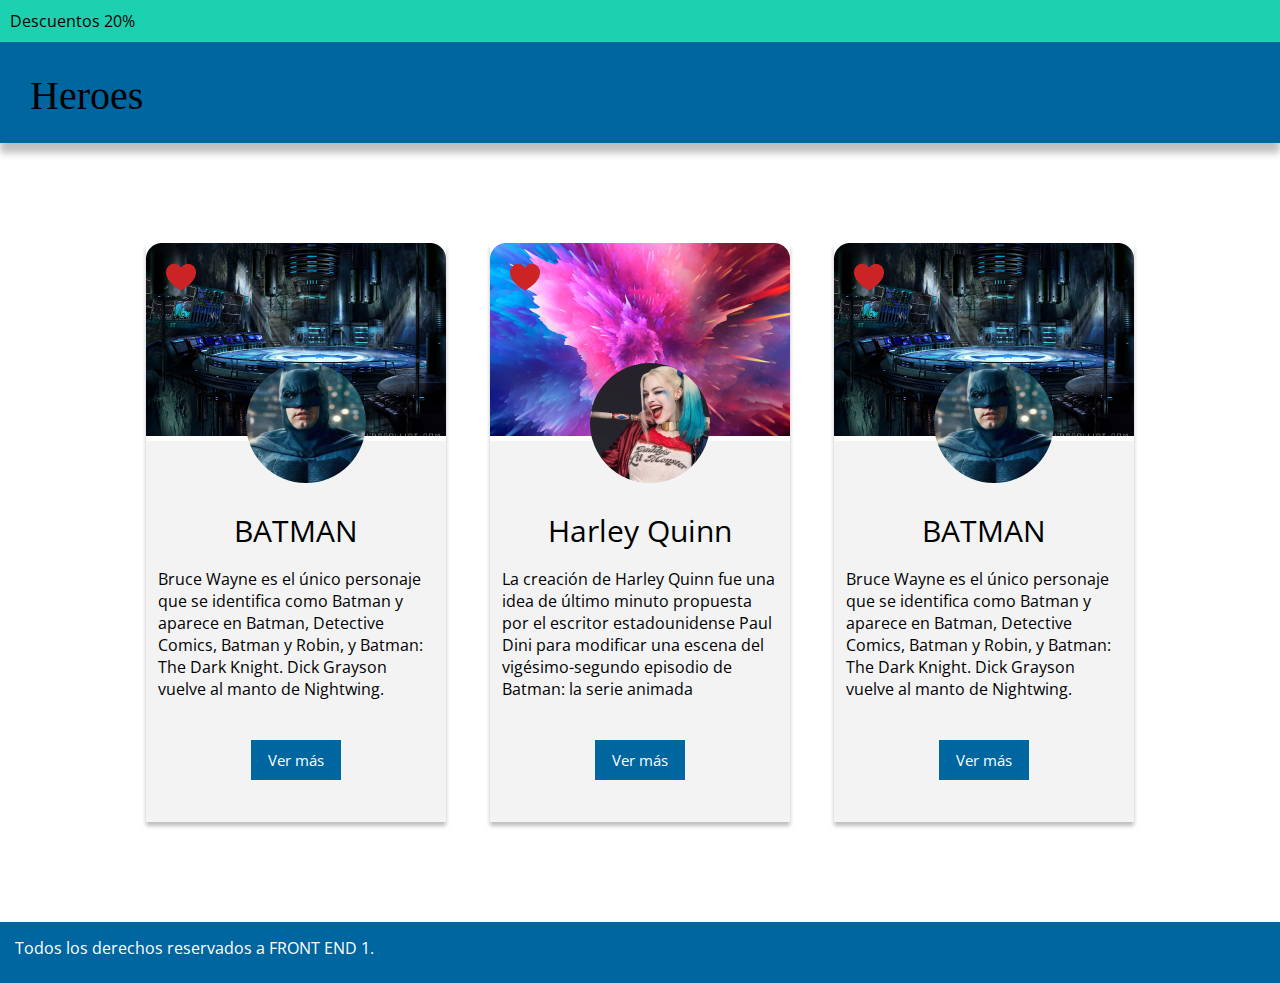
<file: Clase 10/index.html>
<!DOCTYPE html>
<html lang="en">
<head>
    <meta charset="UTF-8">
    <meta http-equiv="X-UA-Compatible" content="IE=edge">
    <meta name="viewport" content="width=device-width, initial-scale=1.0">
    <title>Clase 10</title>
    <link href="css/style.css" rel="stylesheet" type="text/css">
</head>
<body>

    <div class="header-line">
        Descuentos 20%
    </div>

    <div class="title-box">

        <h1>Heroes</h1>


    </div>

       
    <div class="main-body">

        <div class="container">

            <!-- Item #1 -->

            <div class="item">
                
                <div class="item-bg"><img src="img/batman-bg.png" alt=""></div>
                
                <div class="item-content">
                    <h2>BATMAN</h2>
                    <p>Bruce Wayne es el único personaje que se identifica como Batman y aparece en Batman, Detective Comics, Batman y Robin, y Batman: The Dark Knight. Dick Grayson vuelve al manto de Nightwing.</p>
                    <div class="button">Ver más</div>
                </div>
                <img class="item-profileimg" src="img/batman.png" alt="">
                <img class="item-like" src="img/like.png" alt="">
            </div>

            <!-- Item #2 -->

            <div class="item">
                
                <div class="item-bg"><img src="img/hq-bg.png" alt=""></div>
                
                <div class="item-content">
                    <h2>Harley Quinn</h2>
                    <p>La creación de Harley Quinn fue una idea de último minuto propuesta por el escritor estadounidense Paul Dini para modificar una escena del vigésimo-segundo episodio de Batman: la serie animada</p>
                    <div class="button">Ver más</div>
                </div>
                <img class="item-profileimg" src="img/liga-justicia-batman-kO4H--1024x512@abc 1 (1).png" alt="">
                <img class="item-like" src="img/like.png" alt="">
            </div>

            <!-- Item #3 -->

            <div class="item">
    
                <div class="item-bg"><img src="img/batman-bg.png" alt=""></div>
                
                <div class="item-content">
                    <h2>BATMAN</h2>
                    <p>Bruce Wayne es el único personaje que se identifica como Batman y aparece en Batman, Detective Comics, Batman y Robin, y Batman: The Dark Knight. Dick Grayson vuelve al manto de Nightwing.</p>
                    <div class="button">Ver más</div>
                </div>
                <img class="item-profileimg" src="img/batman.png" alt="">
                <img class="item-like" src="img/like.png" alt="">
            </div>

        </div>



    </div>

        


    </div>

    <div class="footer-line">

        <p>Todos los derechos reservados a FRONT END 1.</p>

    </div>
    
</body>
</html>
</file>
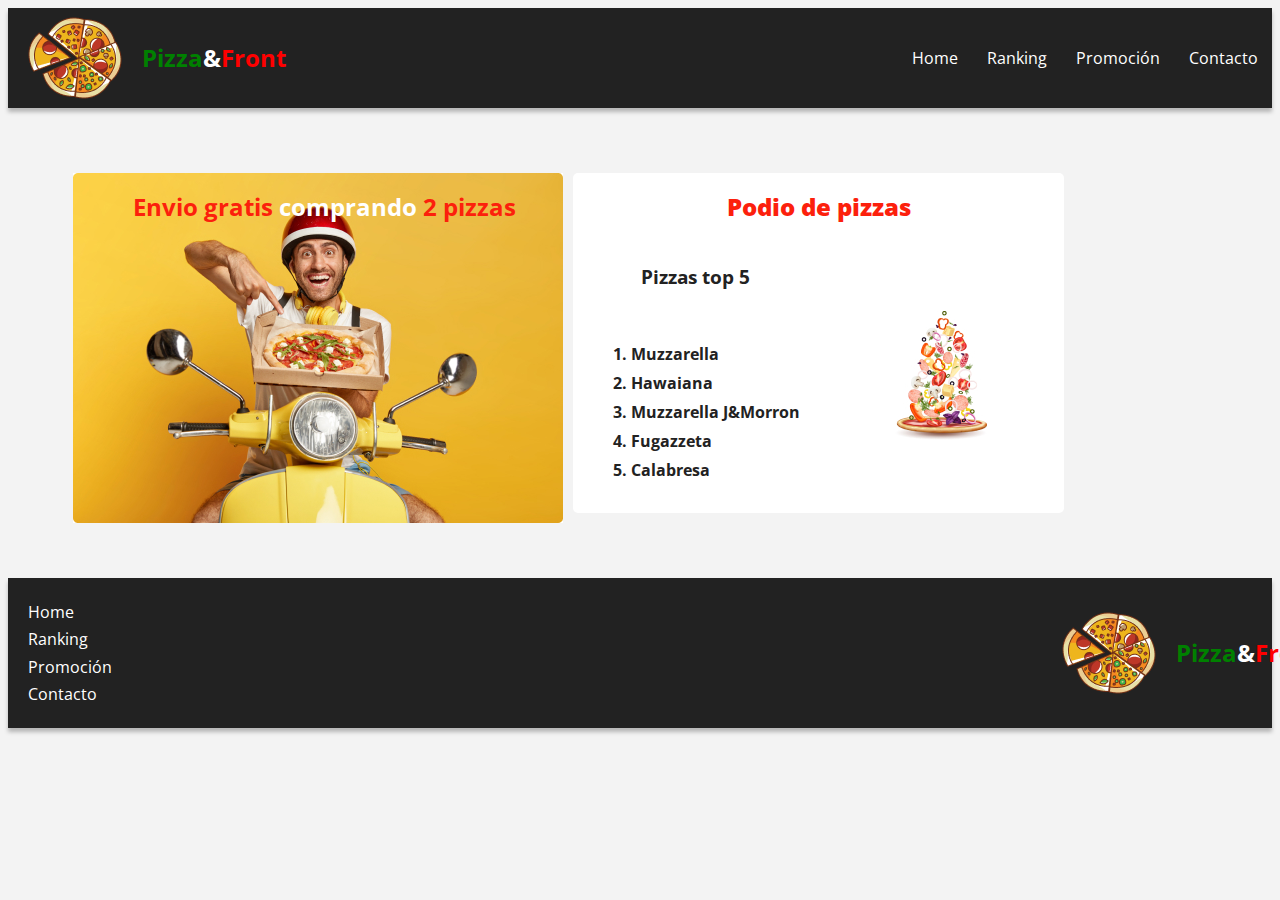
<file: Clase 11/index.html>
<!DOCTYPE html>
<html lang="en">
<head>
    <meta charset="UTF-8">
    <meta http-equiv="X-UA-Compatible" content="IE=edge">
    <meta name="viewport" content="width=device-width, initial-scale=1.0">
    <title>Pizzeria</title>
    <link href="css/style.css" rel="stylesheet" type="text/css">
    
</head>
<body>
    
    <main>
        
        
        <div class="main-head">
            <div class="main-title">
                <img src="img/VectorPizza.png" alt="" width="94px" class="pizza">
                <h1><span class="hgreen">Pizza</span><span class="hwhite">&</span>Front</h1>
            </div>
            <div class="navigation1">
                <a href="">Home</a>
                <a href="">Ranking</a>
                <a href="">Promoción</a>
                <a href="">Contacto</a>
            </div>


        </div>

        <div class="container">

            <div class="column1">
                <div class="title-column1"><h2>Envio gratis <span class="hwhite">comprando</span> 2 pizzas</h2></div>
                <div>
                    <img src="img/delivery.jpg" alt="">
                </div>


            </div>

            <div class="column2">

                <div class="column2-title">
                    <h2>Podio de pizzas</h2>

                </div>

                <div class="column2-content">
                    <div class="column2-content-left">
                        <h3>Pizzas top 5</h3>
                        <ol>
                            <li>Muzzarella</li>
                            <li>Hawaiana</li>
                            <li>Muzzarella J&Morron</li>
                            <li>Fugazzeta</li>
                            <li>Calabresa</li>
                        </ol>
                    </div>
                    <div class="column2-content-right">
                        <img src="img/PizzaFalling.jpg" alt="">
                    </div>

                </div>

            </div>


        </div>

        <div class="main-footer">
            <div class="navigation2">
                <a href="">Home</a>
                <a href="">Ranking</a>
                <a href="">Promoción</a>
                <a href="">Contacto</a>
            </div>

            <div class="main-title2">
                <img src="img/VectorPizza.png" alt="" width="94px" class="pizza">
                <h1><span class="hgreen">Pizza</span><span class="hwhite">&</span>Front</h1>
            </div>

        </div>





        



    </main>


</body>
</html>
</file>
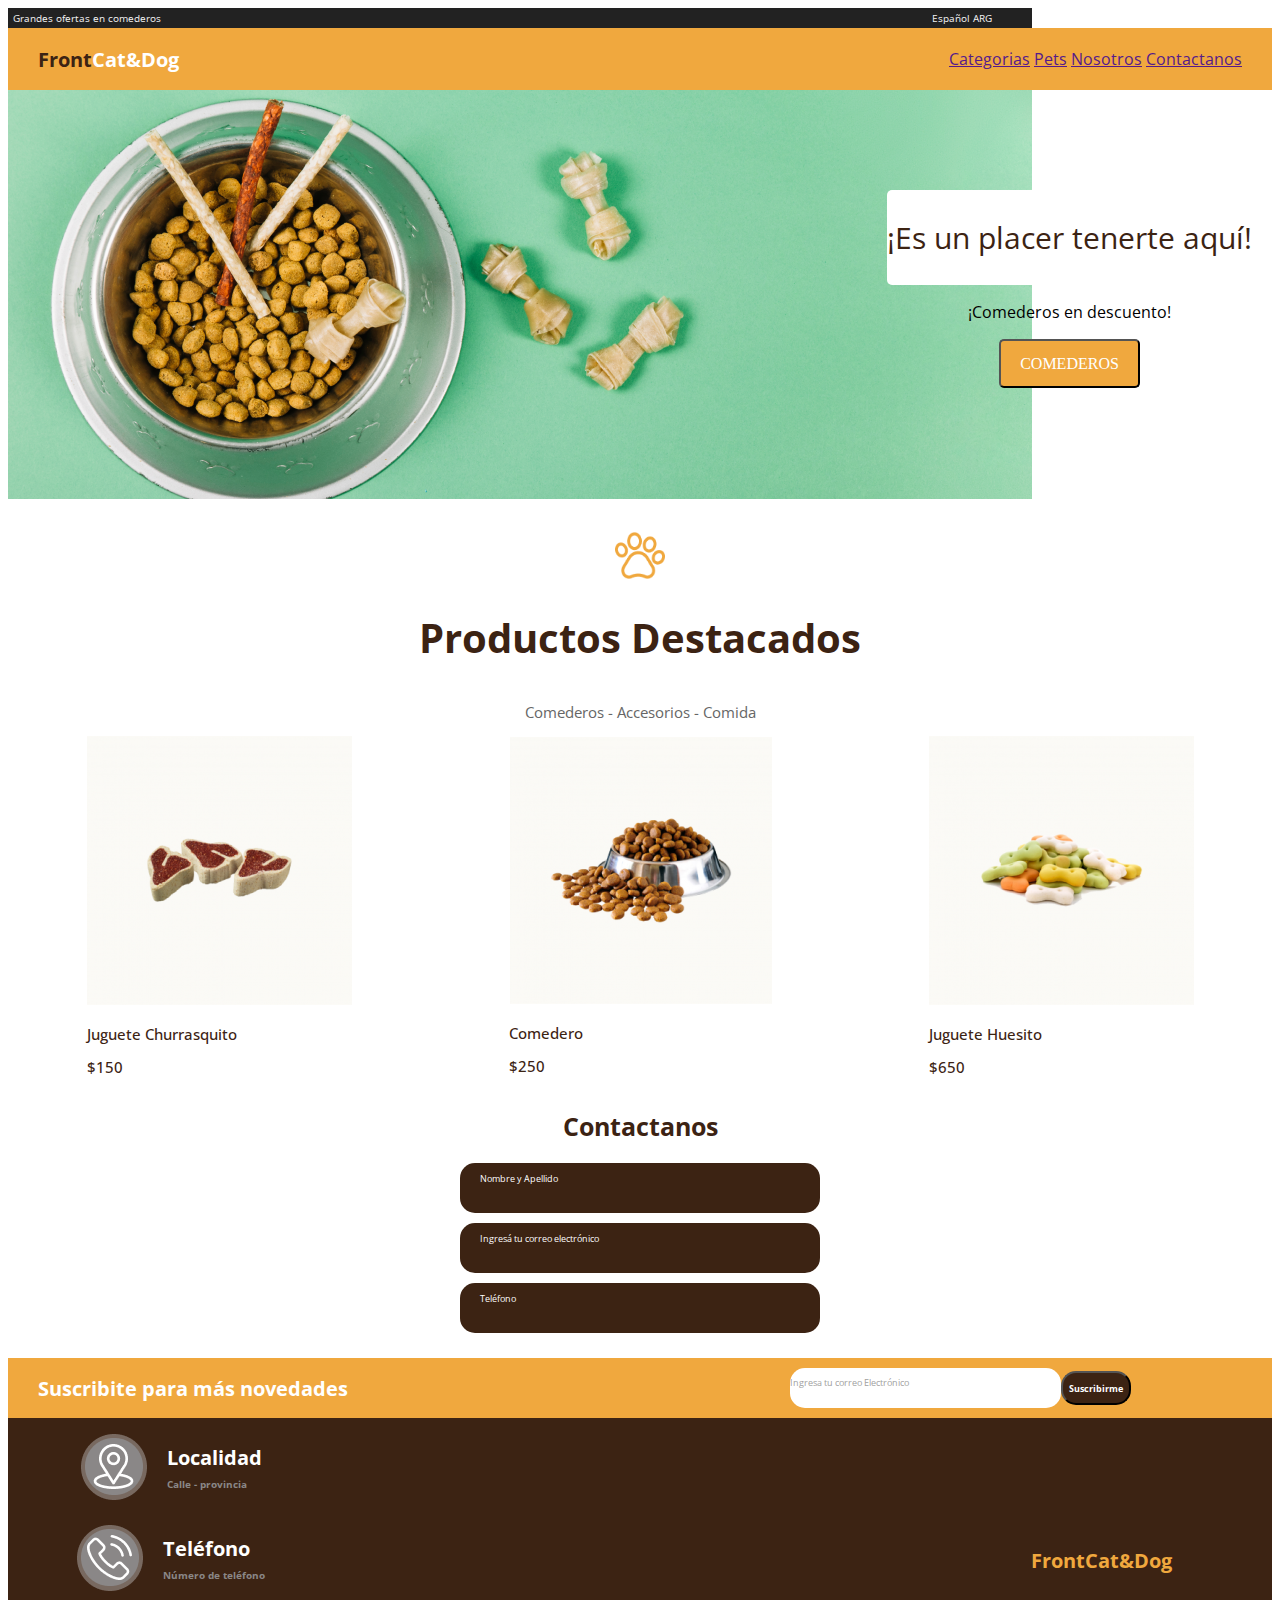
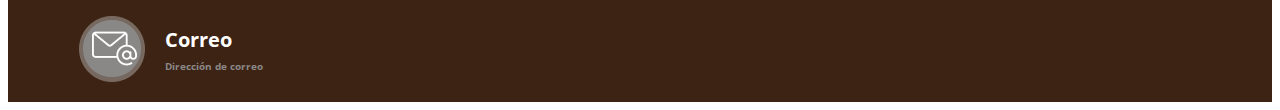
<file: Clase 12/index.html>
<!DOCTYPE html>
<html lang="en">
<head>
    <meta charset="UTF-8">
    <meta http-equiv="X-UA-Compatible" content="IE=edge">
    <meta name="viewport" content="width=device-width, initial-scale=1.0">
    <link href="css/style.css" rel="stylesheet" type="text/css">
    <title>PetShop</title>
</head>
<header>
    <div class="ofertas"><p>Grandes ofertas en comederos</p></div>
    <div class="moneda"><p>Español     ARG</p></div>
</header>
<nav>
    <div class="logo">
        <h1><span class="h1black">Front</span>Cat&Dog</h1>
    </div>
    <div class="links">
        <a href="">Categorias</a>
        <a href="">Pets</a>
        <a href="">Nosotros</a>
        <a href="">Contactanos</a>
    </div>
</nav>


<!-- Inicio del body -->

<body>

    
    <div class="slidercontainer">
        <div class="sliderimg">
        </div>
        <div class="txtimg">
            <div class="highlighttxt">
                <p>¡Es un placer tenerte aquí! </p>
            </div>
            <p>¡Comederos en descuento!</p>
            <button>COMEDEROS</button>
        </div>
    </div>



    <div class="navbody">
        <div class="navbody-img"><img src="img/pawprint.png" alt=""></div>
        <div class="navbodyh1"><h1>Productos Destacados</h1></div>
        <div>
            <p>Comederos - Accesorios - Comida</p>
        </div>
    </div>

    <!-- Inicio de items -->

    <div class="container">

        <div class="item">
            <div class="item-img"><img src="img/churrasquito.png" alt=""></div>
            <div class="item-info">
                <p>Juguete Churrasquito</p>
                <span style="price">$150</span>
            </div>
        </div>

        <div class="item">
            <div class="item-img"><img src="img/comedero.png" alt=""></div>
            <div class="item-info">
                <p>Comedero</p>
                <span style="price">$250</span>

            </div>
        </div>

        <div class="item">
            <div class="item-img"><img src="img/huesito.png" alt=""></div>
            <div class="item-info">
                <p>Juguete Huesito</p>
                <span style="price">$650</span>
            </div>
        </div>
    </div>
    
    <div class="contactanos">

        <h1>Contactanos</h1>

        <div class="surveybox">Nombre y Apellido</div>
        <div class="surveybox">Ingresá tu correo electrónico</div>
        <div class="surveybox">Teléfono</div>

    </div>
    
</body>

<footer>
    <div class="newsletter">
        <div class="suscribite"><p>Suscribite para más novedades</p></div>
        <div class="correo">
            <div class="ing-correo"><p>Ingresa tu correo Electrónico</p></div>
            <button>Suscribirme</button>
        </div>
    </div>


    <div class="datos">
        <div class="izquierda">

            <div class="item-contacto">
                <div class="img-datos"><img src="img/icono1.png" alt=""></div>
                <div class="item-datos">
                    <p>Localidad</p>
                    <span class="descrip">Calle - provincia</span>
                </div>
            </div>

            <div class="item-contacto">
                <div class="img-datos"><img src="img/icono2.png" alt=""></div>
                <div class="item-datos">
                    <p>Teléfono</p>
                    <span class="descrip">Número de teléfono</span>
                </div>
            </div>

            <div class="item-contacto">
                <div class="img-datos"><img src="img/icono3.png" alt=""></div>
                <div class="item-datos">
                    <p>Correo</p>
                    <span class="descrip">Dirección de correo</span>
                </div>
            </div>



        </div>
        <div class="derecha"> <span class="front">Front</span>Cat&Dog</div>        
    </div>

</footer>




</html>
</file>
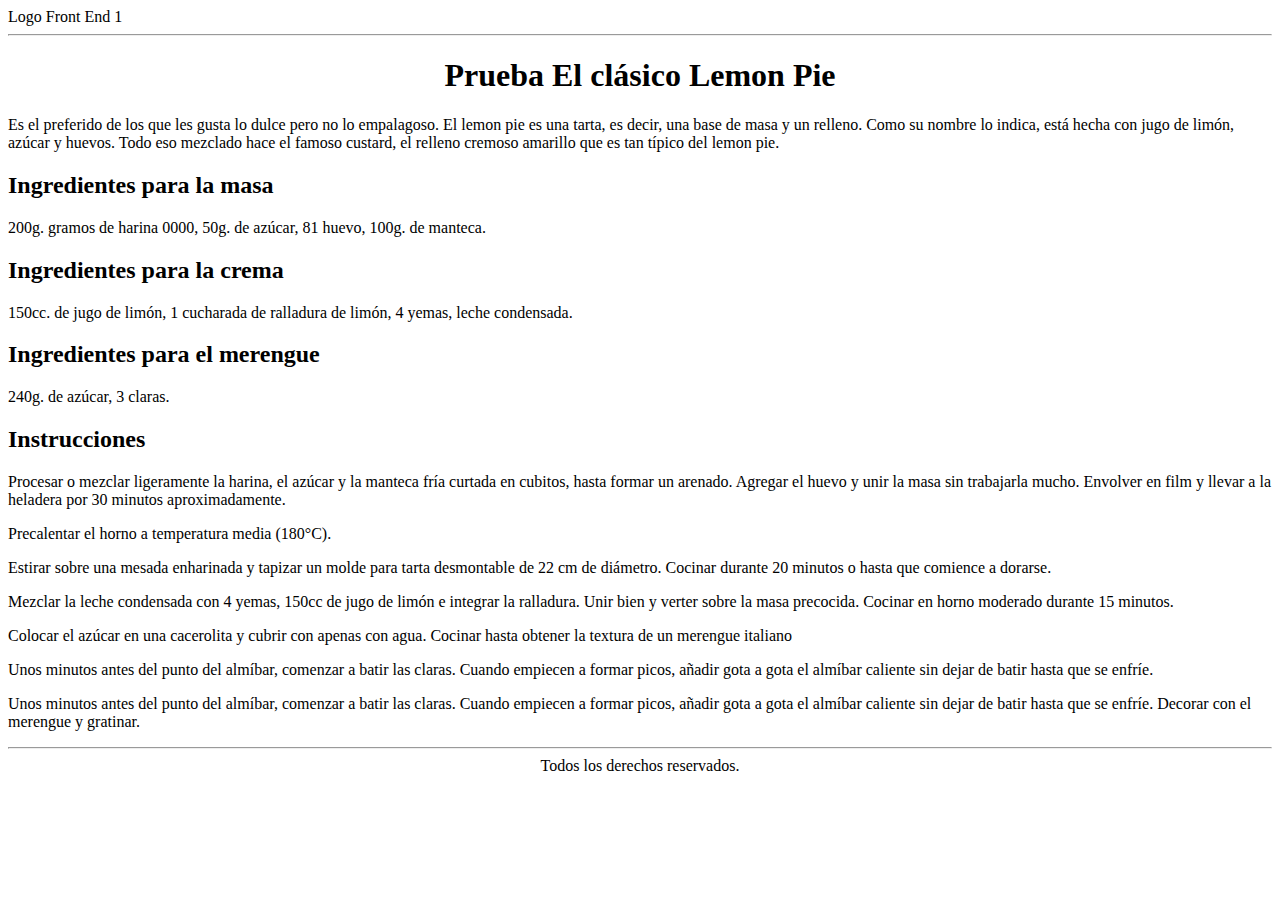
<file: Clase 3/index.html>
<!DOCTYPE html>
<html>

<head>
    <title>Receta de cocina</title>
</head>
<header>Logo Front End 1
    <hr>
</header>

<body>
    <article>
    <h1 style="text-align: center;">Prueba El clásico Lemon Pie</h1>
    <p>Es el preferido de los que les gusta lo dulce pero no lo empalagoso. El lemon pie es una tarta, es decir, una
        base de masa y un relleno. Como su nombre lo indica, está hecha con jugo de limón, azúcar y huevos. Todo eso
        mezclado hace el famoso custard, el relleno cremoso amarillo que es tan típico del lemon pie.</p>
    <h2>Ingredientes para la masa</h2>
    <p>200g. gramos de harina 0000, 50g. de azúcar, 81 huevo, 100g. de manteca.</p>
    <h2>Ingredientes para la crema</h2>
    <p>150cc. de jugo de limón, 1 cucharada de ralladura de limón, 4 yemas, leche condensada.</p>
    <h2>Ingredientes para el merengue</h2>
    <p>240g. de azúcar, 3 claras.</p>
    <h2>Instrucciones</h2>
    <p>Procesar o mezclar ligeramente la harina, el azúcar y la manteca fría curtada en cubitos, hasta formar un
        arenado. Agregar el huevo y unir la masa sin trabajarla mucho. Envolver en film y llevar a la heladera por 30
        minutos aproximadamente.</p>
    <p>Precalentar el horno a temperatura media (180°C).</p>
    <p>Estirar sobre una mesada enharinada y tapizar un molde para tarta desmontable de 22 cm de diámetro. Cocinar durante 20 minutos o hasta que comience a dorarse.</p>
    <p>Mezclar la leche condensada con 4 yemas, 150cc de jugo de limón e integrar la ralladura. Unir bien y verter sobre la masa precocida. Cocinar en horno moderado durante 15 minutos.</p>
    <p>Colocar el azúcar en una cacerolita y cubrir con apenas con agua. Cocinar hasta obtener la textura de un merengue italiano</p>
    <p>Unos minutos antes del punto del almíbar, comenzar a batir las claras. Cuando empiecen a formar picos, añadir gota a gota el almíbar caliente sin dejar de batir hasta que se enfríe.</p>
    <p>Unos minutos antes del punto del almíbar, comenzar a batir las claras. Cuando empiecen a formar picos, añadir gota a gota el almíbar caliente sin dejar de batir hasta que se enfríe.
        Decorar con el merengue y gratinar.</p>
    </article>
    <footer style="text-align: center;">
        <hr>
        Todos los derechos reservados.
    </footer>


</body>

</html>
</file>
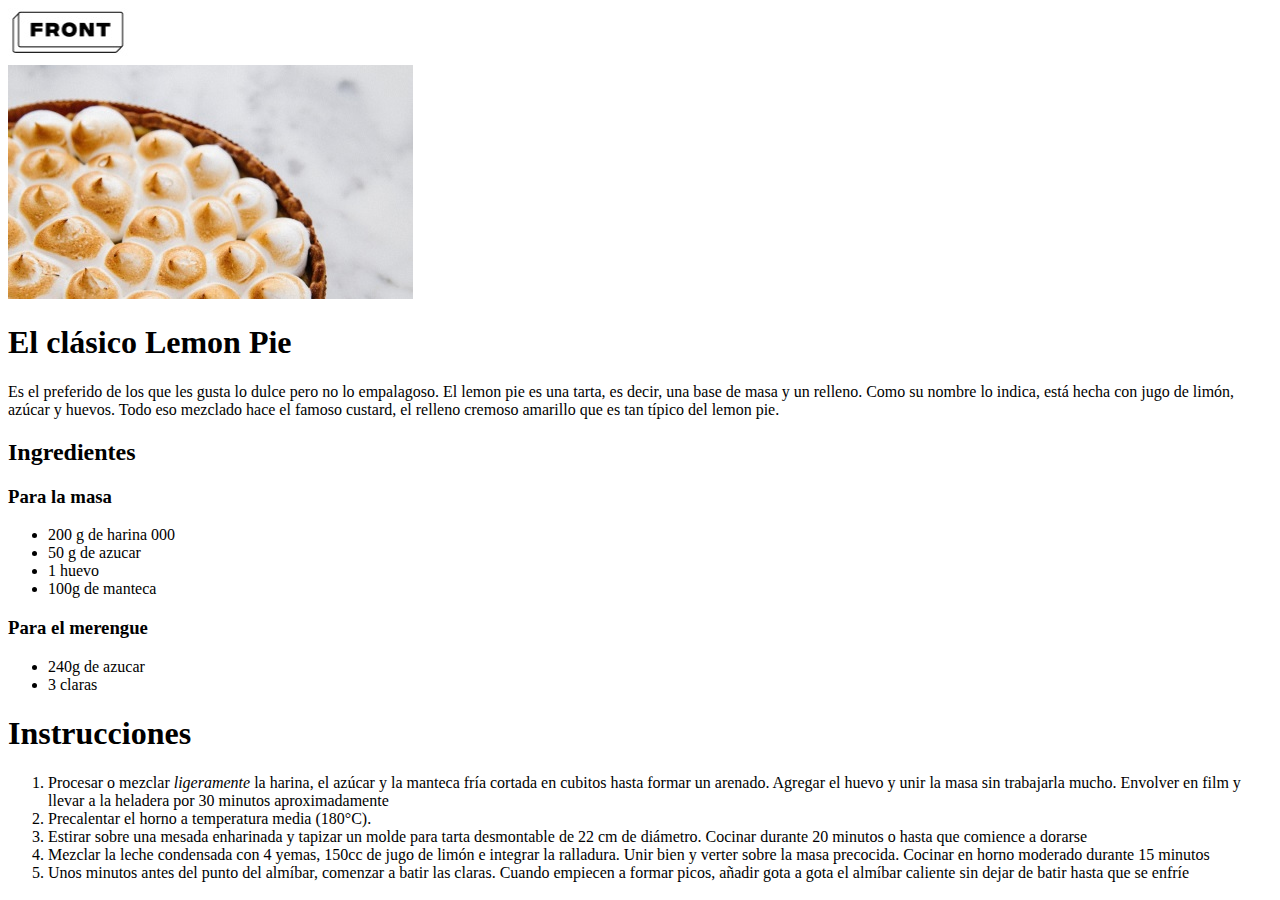
<file: Clase 4/index.html>
<!DOCTYPE html>
<html lang="en">
<head>
    <meta charset="UTF-8">
    <meta http-equiv="X-UA-Compatible" content="IE=edge">
    <meta name="viewport" content="width=device-width, initial-scale=1.0">
    <title>Document</title>
    
</head>
<header><img src="img/Front.jpg" alt=""></header>
<main>
    <body>
        <img src="img/LemonPie.jpg" alt="LemonPie">
        <h1>El clásico Lemon Pie</h1>
        <p>Es el preferido de los que les gusta lo dulce pero no lo empalagoso. El lemon pie es una tarta, es decir, una base de masa y un relleno. Como su nombre lo indica, está hecha con jugo de limón, azúcar y huevos. Todo eso mezclado hace el famoso custard, el relleno cremoso amarillo que es tan típico del lemon pie.</p>
        <h2>Ingredientes</h2>
        <h3>Para la masa</h3>
        <ul>
            <li>200 g de harina 000</li>
            <li>50 g de azucar</li>
            <li>1 huevo</li>
            <li>100g de manteca</li>
        </ul>
        <h3>Para el merengue</h3>
        <ul>
            <li>240g de azucar</li>
            <li>3 claras</li>
        </ul>
        <h1>Instrucciones</h1>
        <ol>
            <li>Procesar o mezclar <i>ligeramente</i> la harina, el azúcar y la manteca fría cortada en cubitos hasta formar un arenado. Agregar el huevo y unir la masa sin trabajarla mucho. Envolver en film y llevar a la heladera por 30 minutos aproximadamente</li>
            <li>Precalentar el horno a temperatura media (180°C).</li>
            <li>Estirar sobre una mesada enharinada y tapizar un molde para tarta desmontable de 22 cm de diámetro. Cocinar durante 20 minutos o hasta que comience a dorarse</li>
            <li>Mezclar la leche condensada con 4 yemas, 150cc de jugo de limón e integrar la ralladura. Unir bien y verter sobre la masa precocida. Cocinar en horno moderado durante 15 minutos</li>
            <li>Unos minutos antes del punto del almíbar, comenzar a batir las claras. Cuando empiecen a formar picos, añadir gota a gota el almíbar caliente sin dejar de batir hasta que se enfríe</li>
        </ol>
    
    </body>

</main>

</html>
</file>
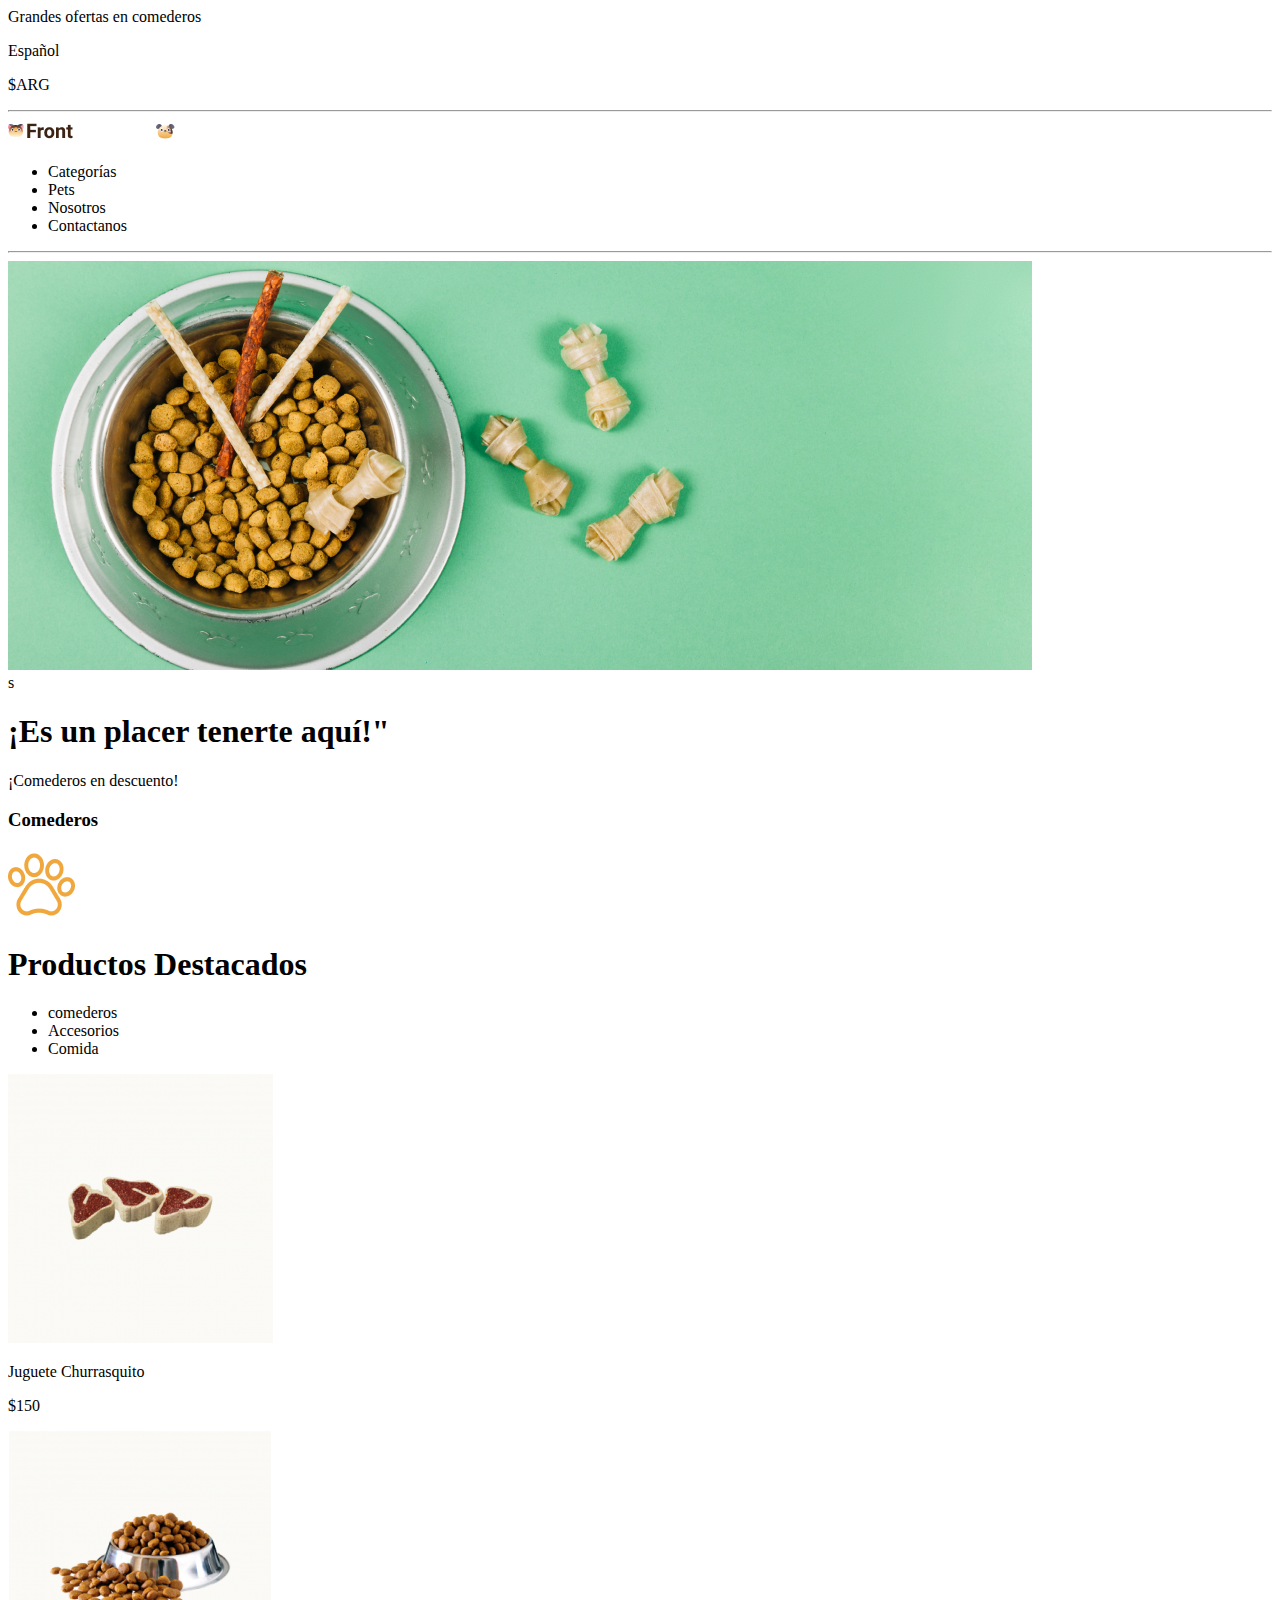
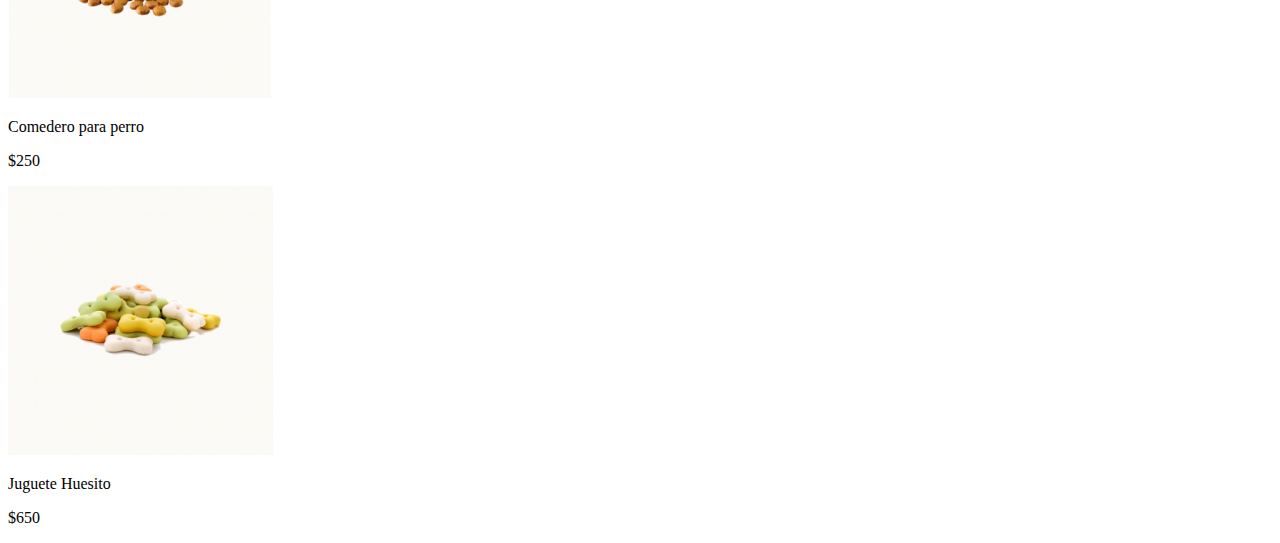
<file: Clase 5/index.html>
<!DOCTYPE html>
<html lang="en">
<head>
    <meta charset="UTF-8">
    <meta http-equiv="X-UA-Compatible" content="IE=edge">
    <meta name="viewport" content="width=device-width, initial-scale=1.0">
    <title>Document</title>
</head>
<body>
    <header> Grandes ofertas en comederos <p>Español</p><p>$ARG</p>
        <hr>
        <img src="img/logo.png" alt="Logo">
        <nav>
        <ul>
            <li>Categorías</li>
            <li>Pets</li>
            <li>Nosotros</li>
            <li>Contactanos</li>
        </ul>
        </nav>
        <hr>
    </header>

    <main>
        <img src="img/bowl-and-pet-daities-on-green-background 1.png" alt="Banner">
        <section>s
            <h1>¡Es un placer tenerte aquí!"</h1>
            <article>¡Comederos en descuento!</article>
            <h3>Comederos</h3>
        </section>
        <section>
            <img src="img/patita-perro.png" alt="Patita de perro">
            <h1>Productos Destacados</h1>
            <nav>
                <ul>
                    <li>comederos</li>
                    <li>Accesorios</li>
                    <li>Comida</li>
                </ul>
            </nav>     
        </section>
        <section>
            <article>
                <img src="img/juguete-churrasquito.png" alt="juguete-churrasquito">
                <p>Juguete Churrasquito</p><p>$150</p>
            </article>
            <article>
                <img src="img/comedero.png" alt="comedero">
                <p>Comedero para perro</p><p>$250</p>
            </article>
            <article>
                <img src="img/juguete-huesito.png" alt="juguete-huesito">
                <p>Juguete Huesito</p><p>$650</p>
            </article>
        </section>
    </main>
    <footer>
        
    </footer>
</body>
</html>
</file>
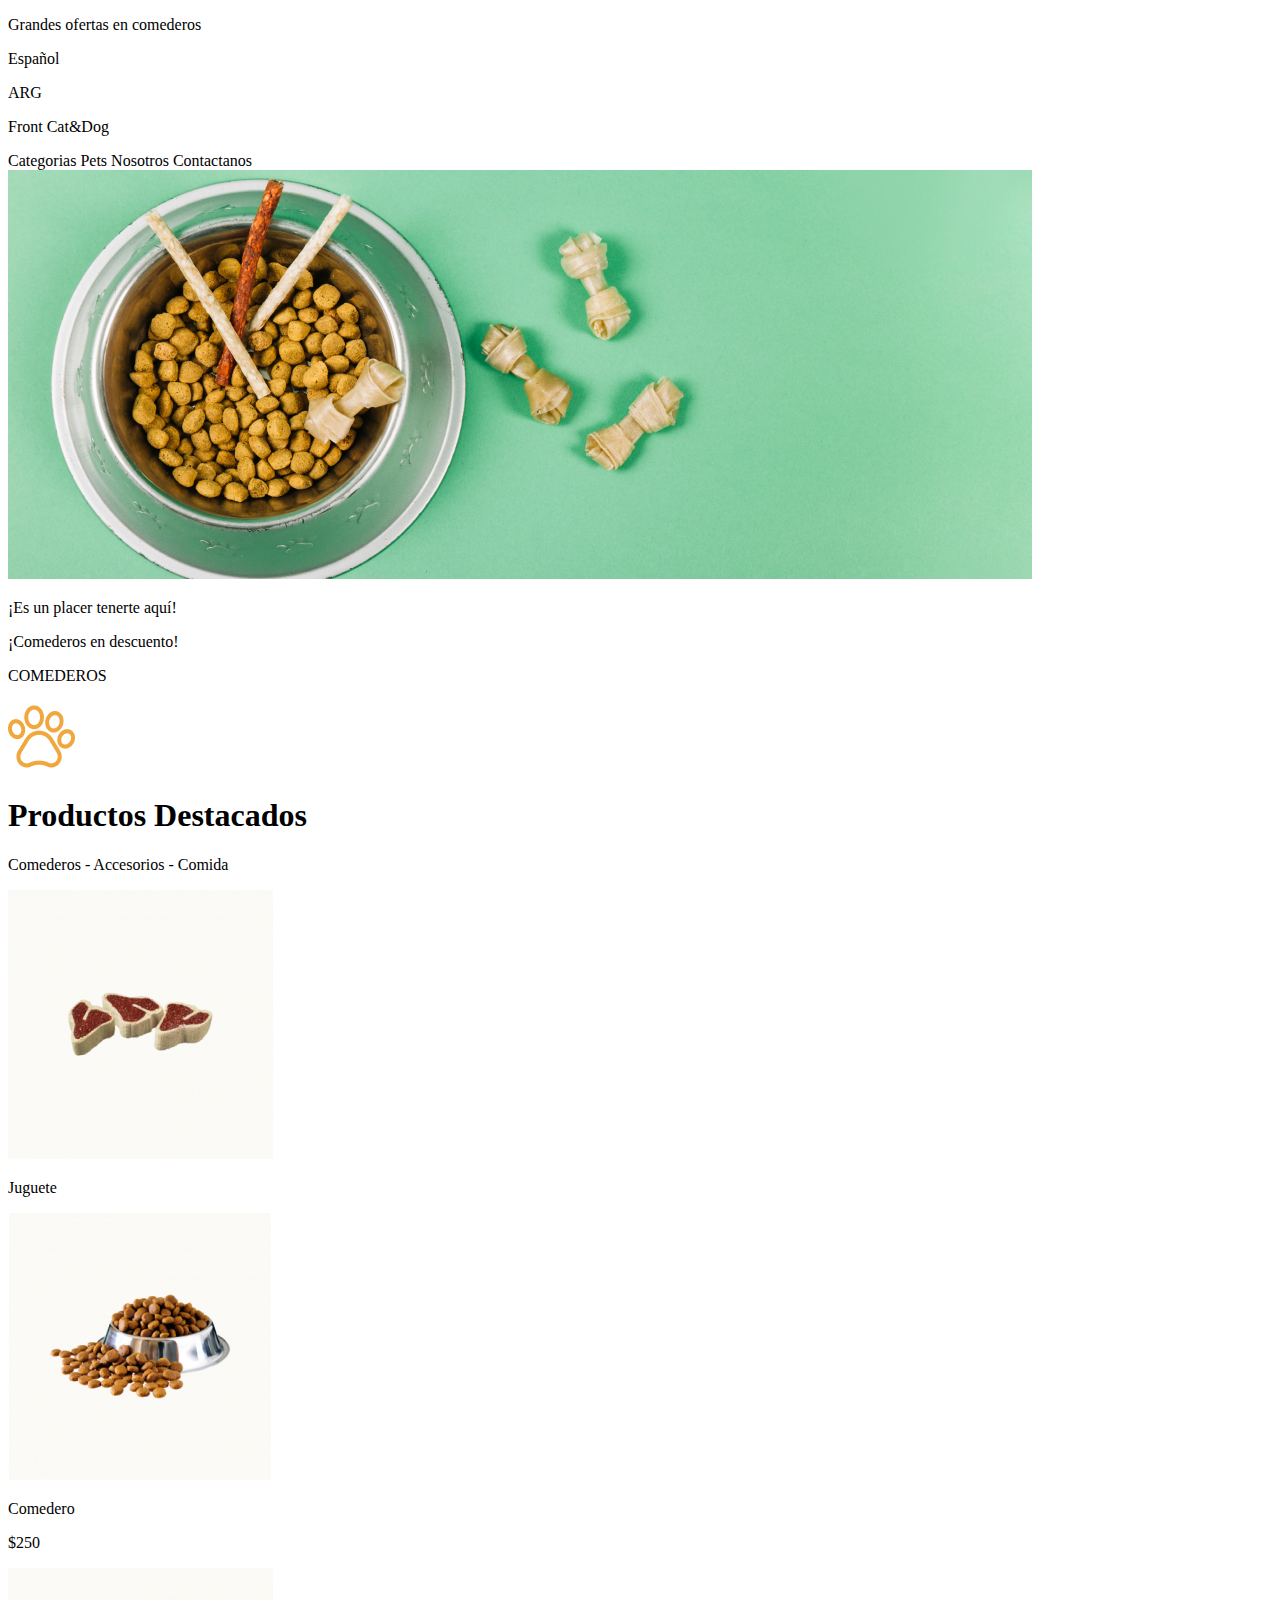
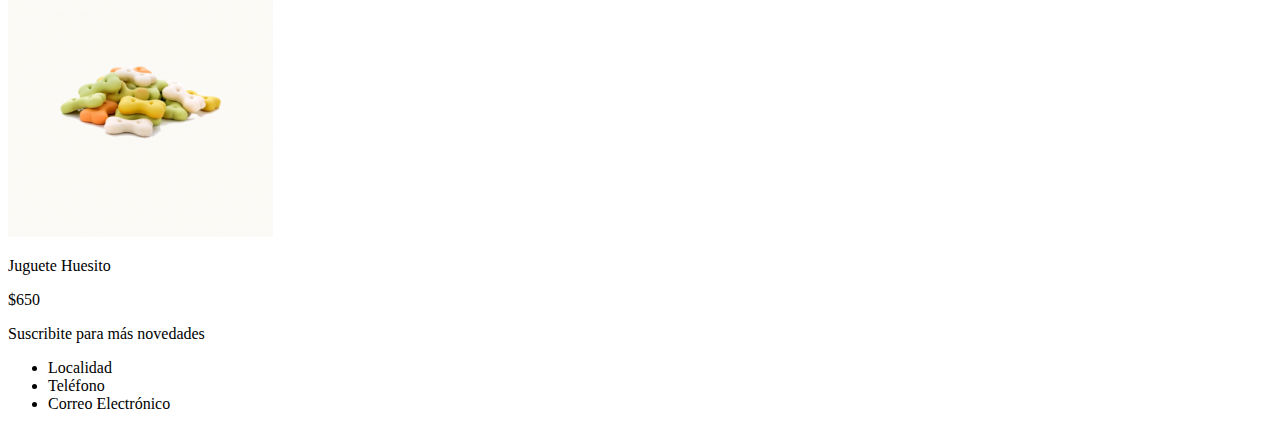
<file: Clase 6/index.html>
<!DOCTYPE html>
<html lang="en">
<head>
    <meta charset="UTF-8">
    <meta http-equiv="X-UA-Compatible" content="IE=edge">
    <meta name="viewport" content="width=device-width, initial-scale=1.0">
    <title>Document</title>
</head>
<header>
    <p>Grandes ofertas en comederos</p>
    <p>Español</p>
    <p>ARG</p>
    <p>Front Cat&Dog</p>
<nav>Categorias Pets Nosotros Contactanos</nav>
</header>
<body>
    <img src="img/bowl.png" alt="Slider">
    <p>¡Es un placer tenerte aquí! </p>
    <p>¡Comederos en descuento!</p>
    <p>COMEDEROS</p>



    <img src="img/pawprint.png" alt="">
    <h1>Productos Destacados</h1>
    <p>Comederos - Accesorios - Comida</p>
    <img src="img/churrasquito.png" alt="">
    <p>Juguete</p>
    <img src="img/comedero.png" alt="">
    <p>Comedero</p>
    <p>$250</p>
    <img src="img/huesito.png" alt="">
    <p>Juguete Huesito</p>
    <p>$650</p>


    
</body>
<footer>
    <p>Suscribite para más novedades</p>
    <ul>
        <li>Localidad</li>
        <li>Teléfono</li>
        <li>Correo Electrónico</li>
    </ul>

</footer>
</html>
</file>
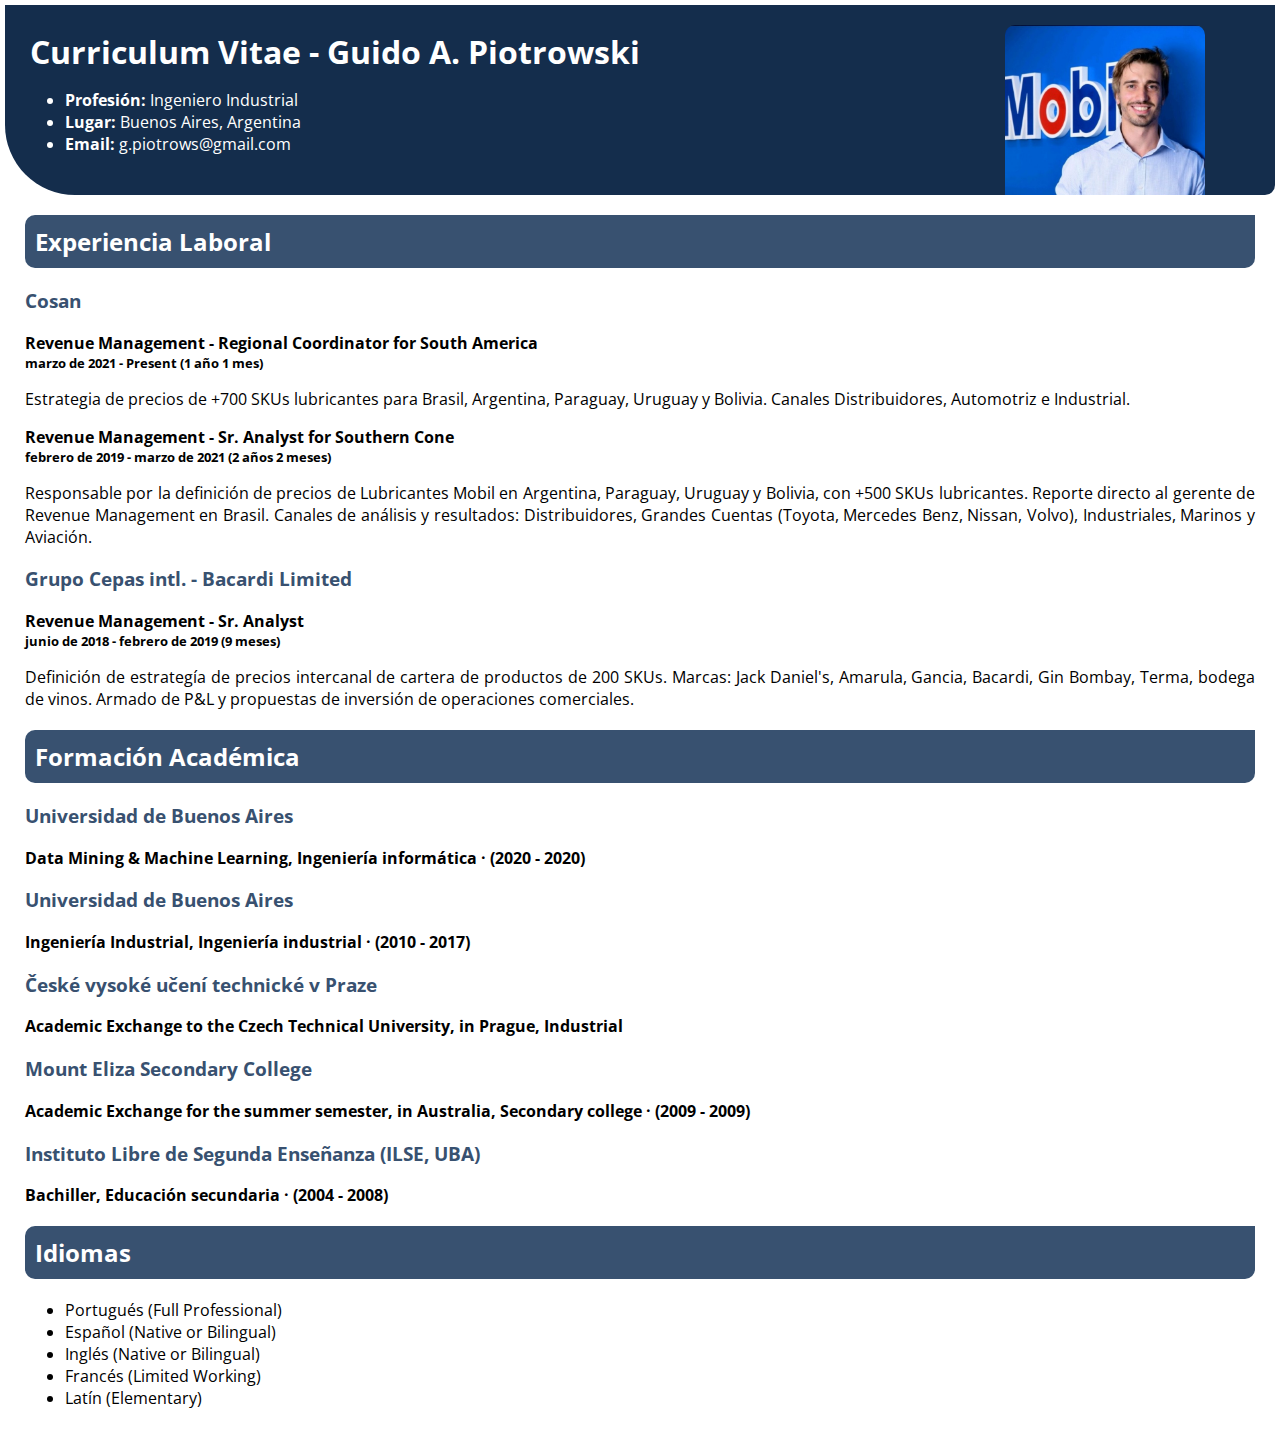
<file: Clase 7/index.html>
<!DOCTYPE html>
<html lang="en">
<head>
    <meta charset="UTF-8">
    <meta http-equiv="X-UA-Compatible" content="IE=edge">
    <meta name="viewport" content="width=device-width, initial-scale=1.0">
    <title>CV Guido Piotrowski</title>
    <link href="css/style.css" rel="stylesheet" type="text/css">
</head>
<body>

    <!-- Resumen box -->

    <div class="profile-container">

        <div class="main-info">
            <h1>Curriculum Vitae - Guido A. Piotrowski</h1>
            <ul>

                <li><b>Profesión:</b> Ingeniero Industrial</li>
                <li><b>Lugar:</b> Buenos Aires, Argentina</li>
                <li><b>Email:</b> g.piotrows@gmail.com</li>
            </ul>


        </div>


        <div class="profile-picture">

            <img src="img/profile picture.jpg" alt="" width="200" height="200">

        </div>

    </div>

    <!-- Inicio de Main box -->

    <div class="main-box">

        
        <h2>Experiencia Laboral</h2>

            <h3>Cosan</h3>
            <h4>Revenue Management - Regional Coordinator for South America</h4>
            <h5>marzo de 2021 - Present (1 año 1 mes)</h5>

            <p>Estrategia de precios de +700 SKUs lubricantes para Brasil, Argentina, Paraguay, Uruguay y Bolivia. Canales Distribuidores, Automotriz e Industrial.</p>

            <h4>Revenue Management - Sr. Analyst for Southern Cone</h4>
            <h5>febrero de 2019 - marzo de 2021 (2 años 2 meses)</h5>

            <p>Responsable por la definición de precios de Lubricantes Mobil en Argentina, Paraguay, Uruguay y Bolivia, con +500 SKUs lubricantes. Reporte directo al gerente de Revenue Management en Brasil. Canales de análisis y resultados: Distribuidores, Grandes Cuentas (Toyota, Mercedes Benz, Nissan, Volvo), Industriales, Marinos y Aviación.</p>

            <h3>Grupo Cepas intl. - Bacardi Limited</h3>
            <h4>Revenue Management - Sr. Analyst</h4>
            <h5>junio de 2018 - febrero de 2019 (9 meses)</h5>

            <p>Definición de estrategía de precios intercanal de cartera de productos de 200 SKUs. Marcas: Jack Daniel's, Amarula, Gancia, Bacardi, Gin Bombay, Terma, bodega de vinos. Armado de P&L y propuestas de inversión de operaciones comerciales.</p>

        <h2>Formación Académica</h2>

            <h3>Universidad de Buenos Aires</h3>
            <h4>Data Mining & Machine Learning, Ingeniería informática · (2020 - 2020)</h4>

            <h3>Universidad de Buenos Aires</h3>
            <h4>Ingeniería Industrial, Ingeniería industrial · (2010 - 2017)</h4>

            <h3>České vysoké učení technické v Praze</h3>
            <h4>Academic Exchange to the Czech Technical University, in Prague, Industrial</h4>

            <h3>Mount Eliza Secondary College</h3>
            <h4>Academic Exchange for the summer semester, in Australia, Secondary college · (2009 - 2009)</h4>

            <h3>Instituto Libre de Segunda Enseñanza (ILSE, UBA)</h3>
            <h4>Bachiller, Educación secundaria · (2004 - 2008)</h4>

            <h2>Idiomas</h2>
            <ul>
                <li>Portugués (Full Professional)</li>
                <li>Español (Native or Bilingual)</li>
                <li>Inglés (Native or Bilingual)</li>
                <li>Francés (Limited Working)</li>
                <li>Latín (Elementary)</li>
            </ul>


    </div>

    
</body>
</html>
</file>
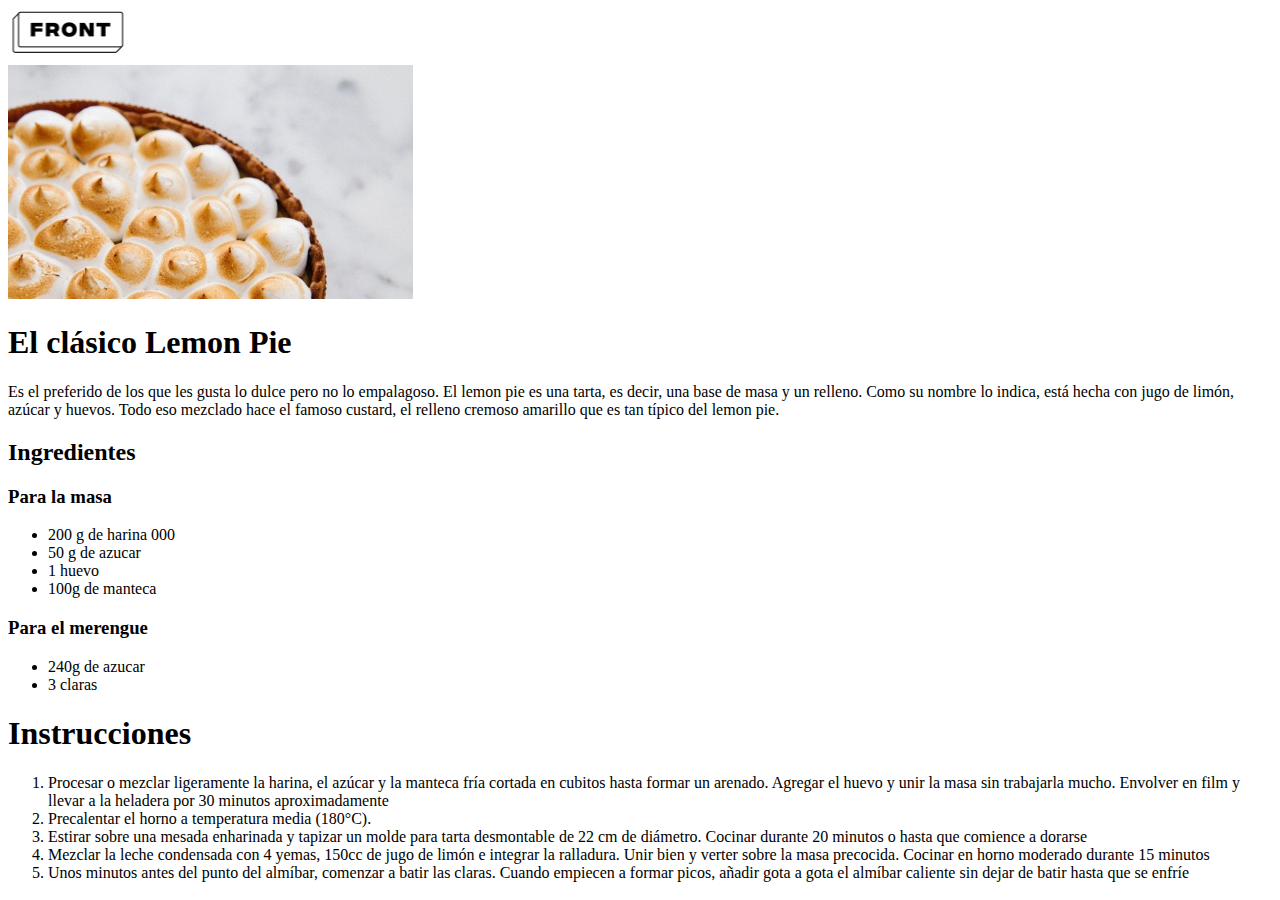
<file: 1er Bimestre/Clase 4/index.html>
<!DOCTYPE html>
<html lang="en">
<head>
    <meta charset="UTF-8">
    <meta http-equiv="X-UA-Compatible" content="IE=edge">
    <meta name="viewport" content="width=device-width, initial-scale=1.0">
    <title>Document</title>
    
</head>
<header><img src="img/Front.jpg" alt=""></header>
<main>
    <body>
        <img src="img/LemonPie.jpg" alt="LemonPie">
        <h1>El clásico Lemon Pie</h1>
        <p>Es el preferido de los que les gusta lo dulce pero no lo empalagoso. El lemon pie es una tarta, es decir, una base de masa y un relleno. Como su nombre lo indica, está hecha con jugo de limón, azúcar y huevos. Todo eso mezclado hace el famoso custard, el relleno cremoso amarillo que es tan típico del lemon pie.</p>
        <h2>Ingredientes</h2>
        <h3>Para la masa</h3>
        <ul>
            <li>200 g de harina 000</li>
            <li>50 g de azucar</li>
            <li>1 huevo</li>
            <li>100g de manteca</li>
        </ul>
        <h3>Para el merengue</h3>
        <ul>
            <li>240g de azucar</li>
            <li>3 claras</li>
        </ul>
        <h1>Instrucciones</h1>
        <ol>
            <li>Procesar o mezclar ligeramente la harina, el azúcar y la manteca fría cortada en cubitos hasta formar un arenado. Agregar el huevo y unir la masa sin trabajarla mucho. Envolver en film y llevar a la heladera por 30 minutos aproximadamente</li>
            <li>Precalentar el horno a temperatura media (180°C).</li>
            <li>Estirar sobre una mesada enharinada y tapizar un molde para tarta desmontable de 22 cm de diámetro. Cocinar durante 20 minutos o hasta que comience a dorarse</li>
            <li>Mezclar la leche condensada con 4 yemas, 150cc de jugo de limón e integrar la ralladura. Unir bien y verter sobre la masa precocida. Cocinar en horno moderado durante 15 minutos</li>
            <li>Unos minutos antes del punto del almíbar, comenzar a batir las claras. Cuando empiecen a formar picos, añadir gota a gota el almíbar caliente sin dejar de batir hasta que se enfríe</li>
        </ol>
    
    </body>

</main>

</html>
</file>
<file: Clase 10/css/style.css>
@import url('https://fonts.googleapis.com/css2?family=Open+Sans:wght@300&display=swap');

*{
    padding: 0;
    margin: 0;
    font-family: 'Open Sans', sans-serif;
    font-style: normal;

}

h1 {
    font-family: 'Roboto';
    font-style: normal;
    font-weight: 400;
    font-size: 40px;
    color: #000000;
    margin: auto;
    padding: 30px;

}

h2{
    font-family: 'Open Sans', sans-serif;
    font-style: normal;
    font-weight: 400;
    font-size: 30px;
    line-height: 35px;
    text-align: center;
    padding: 70px 20px 10px 20px;

}

p{
    text-align: left;
    margin: 10px;
}

.header-line{
    background: #1CD1B0;
    padding: 10px;

}


.title-box{
    height: 101px;
    background: #00669F;
    box-shadow: 0px 10px 7px rgba(0, 0, 0, 0.25);

}

.footer-line{
    height: 51px;
    background: #00669F;
    box-shadow: 0px 4px 4px rgba(0, 0, 0, 0.25);
    color: white;
    padding: 5px;

}

.main-body {
    padding: 10px;

}

.container{
    text-align: center;
    margin: 70px;


}

.item {
    width: 300px;
    display: inline-block;
    margin: 20px;
    position: relative;

}

.item-bg{
    width: auto;
    box-shadow: 0px 4px 4px rgba(0, 0, 0, 0.25);

}

.item-content {
    width: auto;
    height: auto;

    background: #F3F3F3;
    box-shadow: 0px 4px 4px rgba(0, 0, 0, 0.25);
    padding: 2px;
}

.button{
    margin: 40px auto;
    width: 70px;
    background: #00669F;
    font-family: 'Open Sans', sans-serif;
    font-style: normal;
    font-weight: 400;
    font-size: 15px;
    color: white;
    padding: 10px;
    text-align: center;
}

.item-profileimg{
    position: absolute;
    top: 120px;
    left: 100px;
    border-radius: 50%;
    z-index: 2;

}

.item-like{
    position: absolute;
    top: 20px;
    left: 20px;
    z-index: 2;
}
</file>
<file: Clase 11/css/style.css>
@import url('https://fonts.googleapis.com/css2?family=Open+Sans:wght@300&display=swap');

*{
    font-family: 'Open Sans', sans-serif;
}

body{
    background-color: #F3F3F3;
}

p{
    font-family: 'Open Sans', sans-serif;
    font-style: normal;
    font-weight: bolder;
    font-size: 16px;
    line-height: 19px;
}
body{
    display: flex;
    flex-direction: column;

}

a { 
    color: inherit;
    text-decoration: none; 
} 

h1{
    color:red;
    font-style: normal;
    font-weight: bolder;
    font-size: 24px;
    line-height: 28px;
}

.hgreen{
    color:green;
}

.hwhite{
    color:white;
}

h2{
    font-family: 'Open Sans', sans-serif;
    font-weight: bolder;
    font-size: 24px;
    line-height: 28px;
    color: #FC200C;
}

h3{
    text-align: center;
}

.main-head{
    display: flex;
    flex-direction: row;
    /* align-items: center; */
    align-content: center;
    background: #222222;
    box-shadow: 0px 4px 4px rgba(0, 0, 0, 0.25);
    height: 100px;
}

.main-title{
    display: flex;
    justify-content: flex-start;
    align-items: center;
    width: 200px;
    flex-grow: 6;
}

.pizza{
    padding: 5px 20px;
}

.navigation1{
    display: flex;
    justify-content: space-around;
    align-items: center;
    flex-grow: 1;
    color: white;
    flex-direction: row;
    border-radius: 5px;
}





.container{
    display: flex;
    flex-direction: row;
    height: 350px;
    margin: 60px;
    
}

.column1{
    margin: 5px;
    position: relative;
}

.title-column1{
    text-align: center;
    position: absolute;
    top: 0;
    left: 60px;
    z-index: 2;
}

.column2{
    display: flex;
    flex-direction: column;
    width: 491px;
    margin: 5px;
    justify-content: center;
    background: #FFFFFF;
    border-radius: 5px;
    font-family: 'Open Sans', sans-serif;
    font-style: normal;
    font-weight: 700;
    font-size: 16px;
    line-height: 19px;

}


.column2-title{

    color: #FC200C;
    height: 20%;
    text-align: center;

}

.column2-content{
    height: 80%;
    display: flex;
    flex-direction: row;
}

.column2-content-left{
    display: flex;
    flex-direction: column;
    color: #222222;
    font-size: 16px;
    line-height: 19px;
    font-weight: 700;
    width: 50%;
    align-items: center;
    justify-content: space-around;
    
}

.column2-content-left li{
    margin: 10px;
}

.column2-content-right{
    width: 50%;
    margin: auto;
    text-align: center;

}

.main-footer{
    flex-direction: row;
    display: flex;
    flex-direction: row;
    background: #222222;
    box-shadow: 0px 4px 4px rgba(0, 0, 0, 0.25);
    height: 150px;
}

.navigation2{
    display: flex;
    color: white;
    flex-direction: column;
    justify-content: space-around;
    padding: 20px;
    flex-grow: 30;
}

.main-title2{
    display: flex;
    justify-content: flex-start;
    align-items: center;
    width: 200px;
    flex-grow: 1;
}


/* .main-head{
    display: flex;
    flex-direction: row;
    align-content: center;
    background: #222222;
    box-shadow: 0px 4px 4px rgba(0, 0, 0, 0.25);
    height: 100px;
}

.main-title{
    display: flex;
    justify-content: flex-start;
    align-items: center;
    width: 200px;
    flex-grow: 6;
}

.pizza{
    padding: 5px 20px;
}

.navigation1{
    display: flex;
    justify-content: space-around;
    align-items: center;
    flex-grow: 1;
    color: white;
    flex-direction: row;
    border-radius: 5px;
}



.navigation2{
    display: flex;
    color: white;
    flex-direction: row;
} */
</file>
<file: Clase 12/css/style.css>
@import url('https://fonts.googleapis.com/css2?family=Open+Sans:wght@300&display=swap');

*{
    font-family: 'Open Sans', sans-serif;
}

body{
}

header{
    display: flex;
    flex-direction: row;
    align-items: center;
    height: 20px;
    background: #222222;
    font-weight: 400;
    font-size: 10px;
    line-height: 12px;
    color: #F3F3F3;
    width: 1024px;
}

.ofertas{
    flex-grow: 1;
    padding: 5px;
}
.moneda{
    flex-grow: 40;
    margin-right: 40px;
    text-align: right;
    
}

nav{
    display: flex;
    height: 62px;
    background: #F0A83E;
    align-items: center;
    padding: 0 30px;
}

.logo{
    flex-grow: 1;
}

h1{
    font-weight: 700;
    font-size: 20px;
    line-height: 23px;
    color: #FFFFFF;
}
.h1black{
    color:#3C2313;
}

.navbody{
    display: flex;
    flex-direction: column;
    text-align: center;
}

.navbody img{
    width: 50px;
}

.navbody h1{
    font-weight: 700;
    font-size: 40px;
    line-height: 47px;
    color: #3C2313;
}

.navbody p{
    font-weight: 400;
    font-size: 15px;
    line-height: 18px;
    color: #666666;
    display: flex;
    flex-direction: column;
    align-items: center;
}

.slidercontainer{
    position: relative;
    margin-bottom: 30px;
}

.sliderimg{
    background-image: url(../img/bowl.png);
    background-repeat: no-repeat;
    width: 1024px;
    height: 409px;
}


.highlighttxt{
    background-color: white;
    border-radius: 5px;

    font-weight: 400;
    font-size: 30px;
    line-height: 35px;
    text-align: center;
    color: #3C2313;
}

.txtimg{
    position: absolute;
    text-align: center;
    display: flex;
    flex-direction: column;
    align-items: center;
    right: 20px;
    top: 100px;
}

.txtimg button{
    width: 141px;
    height: 49px;
    background: #F0A83E;
    border-radius: 5px;
    font-family: 'Roboto';
    font-style: normal;
    font-weight: 400;
    font-size: 16px;
    line-height: 19px;


text-align: center;

color: #FFFFFF;
}
.container{
    display: flex;
    flex-direction: row;
    align-items: center;
    justify-content: space-around;
}


.item{
    display: flex;
    flex-direction: column;

}

.item-info{
    font-style: normal;
    font-weight: 500;
    font-size: 15px;
    line-height: 18px;
    color: #3C2313;
}

.price{
    font-weight: 500;
    font-size: 15px;
    line-height: 18px;
    color: #F0A83E;

}


.contactanos{
    display: flex;
    flex-direction: column;
    align-items: center;
    margin: 20px 0px;
}

.contactanos h1{
    font-weight: 700;
    font-size: 25px;
    line-height: 29px;
    color: #3C2313;
}

.surveybox{
    width: 340px;
    height: 40px;
    background: #3C2313;
    border-radius: 15px;
    font-weight: 400;
    font-size: 9px;
    line-height: 11px;
    color: #FFFFFF;
    margin: 5px;
    padding: 10px 0px 0px 20px;
}

.newsletter{
    display: flex;
    flex-direction: row;
    height: 60px;
    background: #F0A83E;
    align-items: center;
    font-weight: 700;
    font-size: 20px;
    line-height: 23px;
    color: #FFFFFF;
}

.suscribite{
    width: 60%;
    padding: 0 30px;
}

.correo{
    width: 40%;
    display: flex;
    flex-direction: row;
    align-items: center;
}

.ing-correo{
    width: 271px;
    height: 40px;
    background: #FFFFFF;
    border-radius: 15px;
    font-weight: 400;
    font-size: 9px;
    line-height: 11px;
    color: #A0A0A0;
}

.correo button{
    width: 70px;
    height: 34px;
    background: #3C2313;
    border-radius: 15px;
    font-weight: 700;
    font-size: 9px;
    line-height: 11px;
    color: #FFFFFF;
}

.datos{
    display: flex;
    height: 284px;
    background: #3C2313;
    font-weight: 700;
    font-size: 20px;
    line-height: 23px;
    color: #FFFFFF;
}

.izquierda {
    display: flex;
    flex-direction: column;
    margin: 5px;
    width: 30%;
    justify-content: space-around;
    align-items: center;
}

.derecha {
    display: flex;
    flex-direction: row;
    align-items: center;
    width: 70%;
    font-weight: 700;
    font-size: 20px;
    line-height: 23px;
    justify-content: flex-end;
    padding: 0px 100px;
    color: #F0A83E;

}

.item-contacto{
    display: flex;
    flex-direction: row;
    align-items: center;
    
}

.item-contacto p{

    font-weight: 700;
    font-size: 20px;
    line-height: 23px;
    color: #FFFFFF;
    margin: 0;
    padding: 0;

}

.img-datos{
    margin: 0 10px;
}

.item-datos{
    margin: 0 10px;
    width: 50%;
}

.descrip{
    font-weight: 700;
    font-size: 10px;
    line-height: 12px;
    color: #8A8787;
}

@media (max-width: 480px) {
    
    .sliderimg{
        background-image: url(../img/bowl-mobile.png);
        background-repeat: no-repeat;
        width: 414px;
        height: 440px;
    }


    .container{
        display: flex;
        flex-direction: column;
        align-items: center;
        justify-content: space-around;
    }

    .links{
        visibility: hidden;
    }

}
</file>
<file: Clase 7/css/style.css>
@import url('https://fonts.googleapis.com/css2?family=Open+Sans:wght@300&display=swap');


/* ETIQUETAS */



body {
    font-family: 'Open Sans', sans-serif;
    margin: 5px;


}



h1{
    background-color: #142d4c;
    color: white;
    margin: 5px;



}

h2{
    background-color: #385170;
    color: white;
    padding: 10px;
    border-radius: 10px 0px 10px 10px;
    overflow: hidden;

}

h3{
    color: #385170;
    font-weight: bolder;

    
}

h4{
    margin: 0px;

}

h5{
    margin: 0px;
}

p{
    color: black;
    text-align: justify;
}


/* CLASSES */

.profile-container{
    background-color: #142d4c;
    color: white;
    width: auto;
    height: 150px;
    padding: 20px;
    border-radius: 0px 0px 10px 70px;
    overflow: hidden;
}

.main-info {
    float: left;
    text-align: left;
    
}

.profile-picture{
    position: relative;
    float: right;
    right: 50px;
    border-radius: 10px;
    overflow: hidden;
}

.main-box{
    position: relative;
    margin: 20px;

}
</file>
